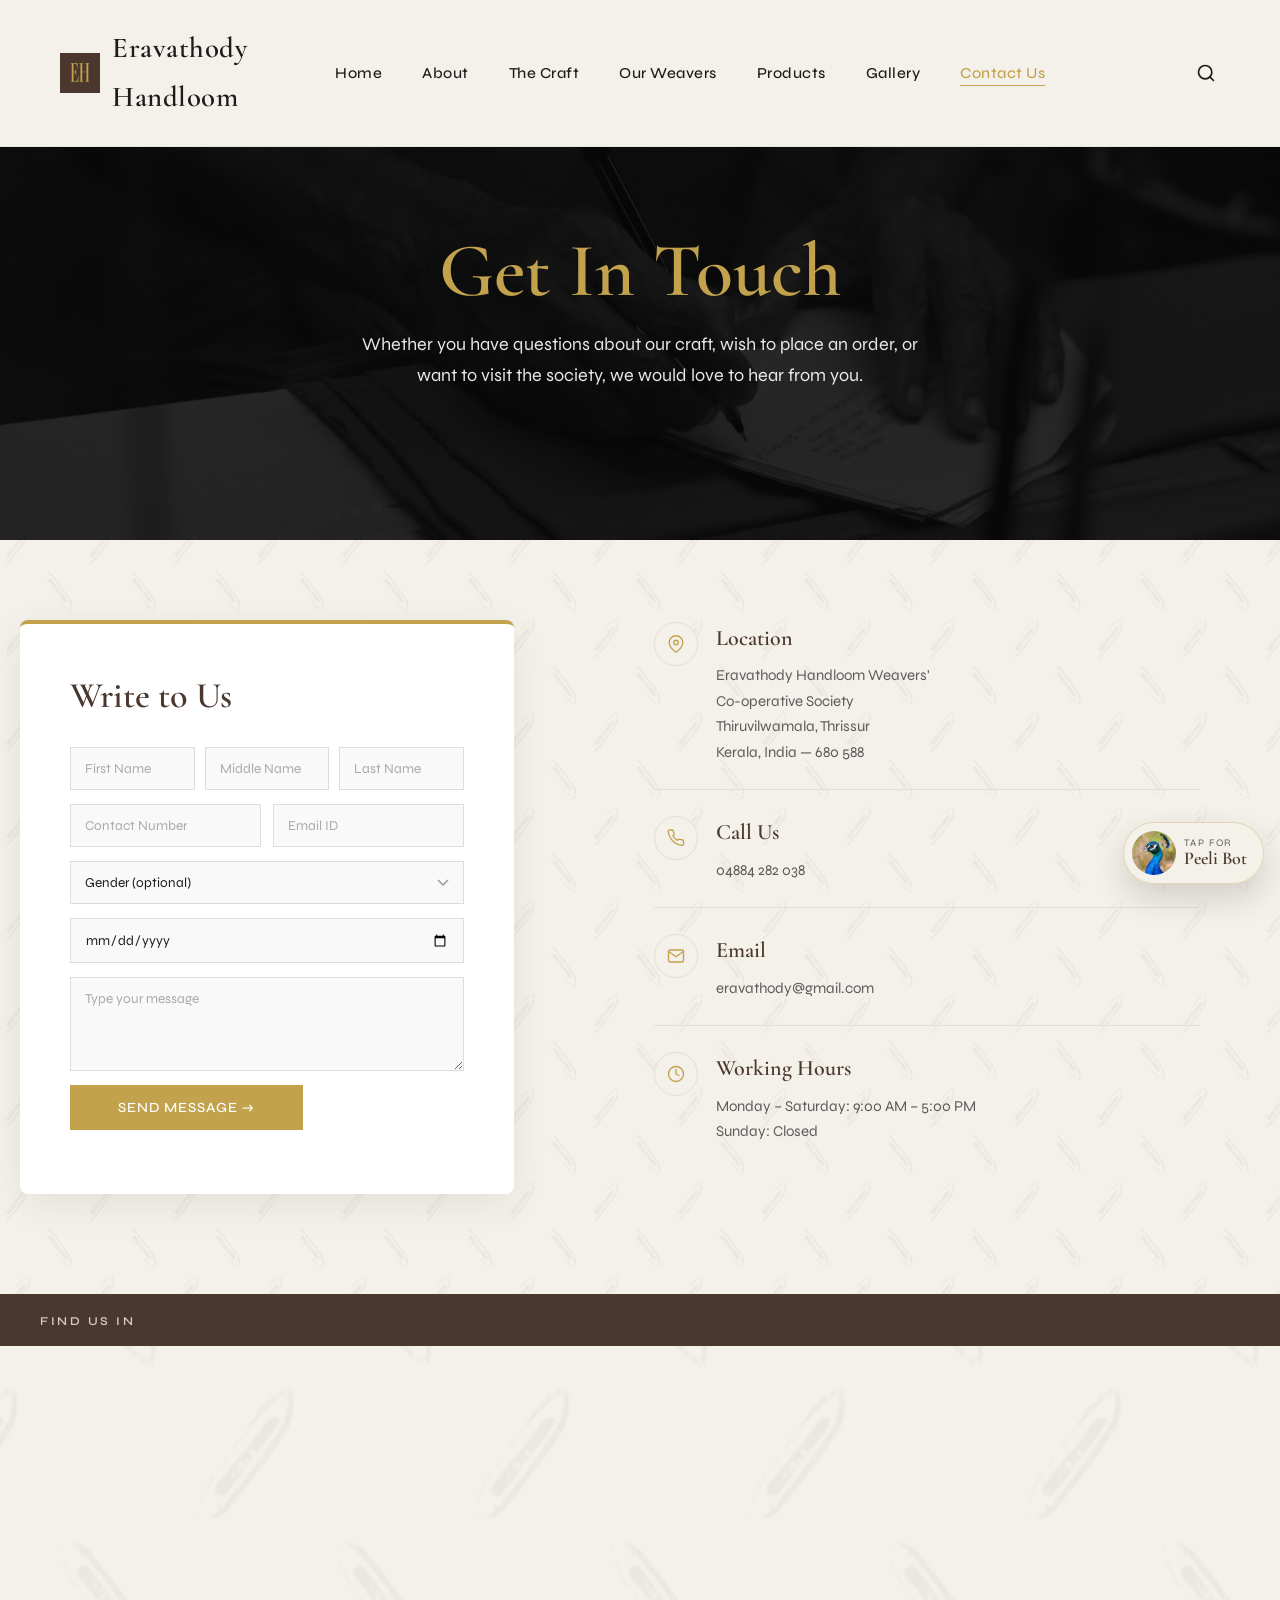
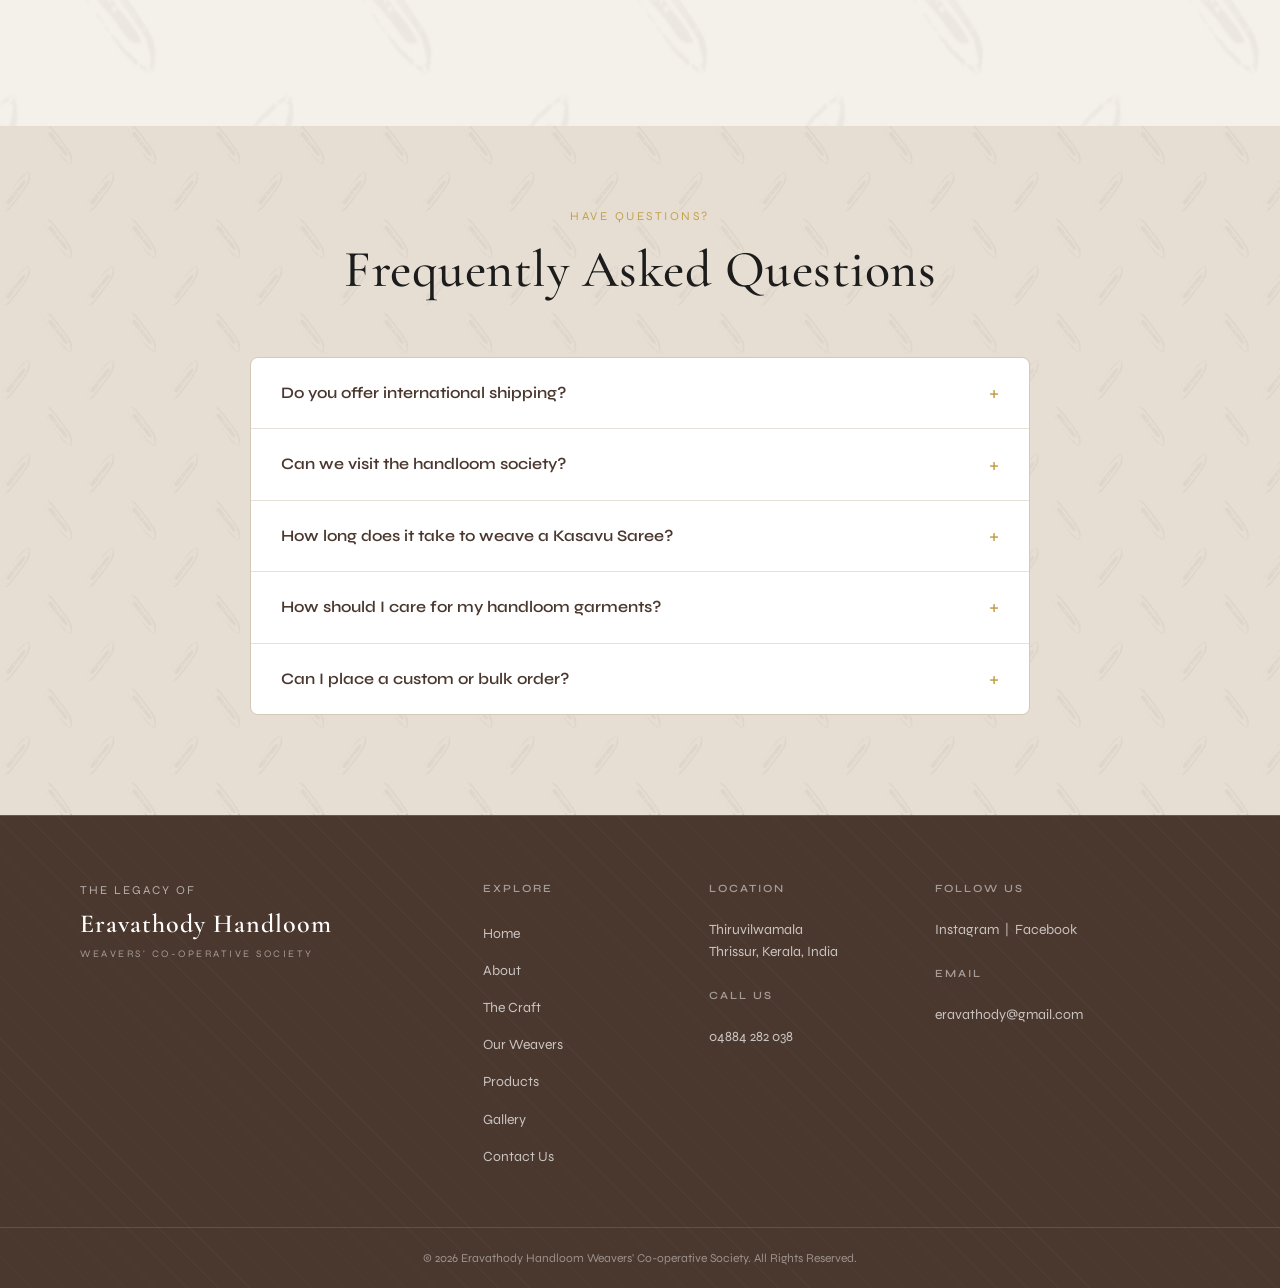
<file: contact/contact.html>
<!DOCTYPE html>
<html lang="en">

<head>
    <meta charset="UTF-8">
    <meta name="viewport" content="width=device-width, initial-scale=1.0">
    <title>Contact Us - Eravathody Handloom Weavers | Thiruvilwamala, Kerala</title>
    <meta name="description" content="Get in touch with Eravathody Handloom Weavers' Co-operative Society. Ask about our craft, place an order, or visit us in Thiruvilwamala, Kerala.">
    <meta name="keywords" content="Eravathody Contact, Kerala Handloom Society Address, Thiruvilwamala Handloom, Buy Kasavu Saree, Order Handloom Products">
    <meta name="robots" content="index, follow">
    <meta name="author" content="Eravathody Handloom Weavers' Co-operative Society">
    <link rel="canonical" href="https://rehanjose11.github.io/Eravathodyweavers/contact/contact.html">

    <!-- Open Graph -->
    <meta property="og:type" content="website">
    <meta property="og:site_name" content="Eravathody Handloom Weavers">
    <meta property="og:title" content="Contact Us - Eravathody Handloom Weavers">
    <meta property="og:description" content="Get in touch with Eravathody Handloom Weavers. Ask about our craft, place an order, or visit us in Thiruvilwamala, Kerala.">
    <meta property="og:url" content="https://rehanjose11.github.io/Eravathodyweavers/contact/contact.html">
    <meta property="og:image" content="https://rehanjose11.github.io/Eravathodyweavers/homepage/imagesHP/hero.jpg">

    <!-- Twitter Card -->
    <meta name="twitter:card" content="summary_large_image">
    <meta name="twitter:title" content="Contact Us - Eravathody Handloom Weavers">
    <meta name="twitter:description" content="Reach out to Eravathody Handloom Weavers in Thiruvilwamala, Kerala.">
    <meta name="twitter:image" content="https://rehanjose11.github.io/Eravathodyweavers/homepage/imagesHP/hero.jpg">

    <link rel="icon" type="image/x-icon" href="../homepage/imagesHP/Asset 1.ico">
    <!-- Google Fonts -->
    <link rel="preconnect" href="https://fonts.googleapis.com">
    <link rel="preconnect" href="https://fonts.gstatic.com" crossorigin>
    <link
        href="https://fonts.googleapis.com/css2?family=Caveat:wght@400..700&family=Cormorant+Garamond:ital,wght@0,500;0,600;1,500&family=Syne:wght@400;500;600&display=swap"
        rel="stylesheet">

    <!-- Stylesheets -->
    <link rel="stylesheet" href="../about/about.css">
    <link rel="stylesheet" href="contact.css">
    <link rel="stylesheet" href="../chatbot.css">
    <link rel="stylesheet" href="../navbar.css">
    <link rel="stylesheet" href="../footer.css">
</head>

<body>

    <!-- Navigation Bar -->
    <header class="header">
        <div class="logo">
            <a href="../index.html">
                <img src="../homepage/imagesHP/Asset 1.png" alt="Eravathody Logo" class="nav-logo-img">
                <span>Eravathody Handloom</span>
            </a>
        </div>
        <nav class="nav-menu">
            <ul class="nav-links">
                <li><a href="../index.html">Home</a></li>
                <li><a href="../about/about.html">About</a></li>
                <li><a href="../the craft/craft.html">The Craft</a></li>
                <li><a href="../our weavers/weavers.html">Our Weavers</a></li>
                <li><a href="../products/products.html">Products</a></li>
                <li><a href="../gallery/gallery.html">Gallery</a></li>
                <li><a href="../contact/contact.html" class="active">Contact Us</a></li>
            </ul>
        </nav>
        <div class="header__search">
            <div class="header__search-bar">
                <input type="text" class="header__search-input" placeholder="Search...">
            </div>
            <button class="search-toggle" aria-label="Toggle Search">
                <svg xmlns="http://www.w3.org/2000/svg" width="20" height="20" viewBox="0 0 24 24" fill="none"
                    stroke="currentColor" stroke-width="2" stroke-linecap="round" stroke-linejoin="round">
                    <circle cx="11" cy="11" r="8"></circle>
                    <line x1="21" y1="21" x2="16.65" y2="16.65"></line>
                </svg>
            </button>
        </div>
    </header>

    <main>
        <!-- Contact Hero Section -->
        <section class="contact-hero">
            <div class="container fade-in text-center">
                <h1 class="contact-hero__title">Get In Touch</h1>
                <p class="contact-hero__subtitle">Whether you have questions about our craft, wish to place an order, or want to visit the society, we would love to hear from you.</p>
            </div>
        </section>

        <!-- Contact Form & Details Section -->
        <section class="contact-section">
            <div class="container">
                <div class="contact-grid">

                    <!-- Left: Form -->
                    <div class="contact-form-wrapper fade-in">
                        <h3>Write to Us</h3>
                        <form class="form" id="contactPageForm">

                            <!-- First, Middle, Last Name -->
                            <div class="form__row form__row--three-col">
                                <div class="form__group">
                                    <input type="text" id="cpFirstName" placeholder="First Name" required
                                        oninput="this.value=this.value.toUpperCase()">
                                </div>
                                <div class="form__group">
                                    <input type="text" id="cpMiddleName" placeholder="Middle Name"
                                        oninput="this.value=this.value.toUpperCase()">
                                </div>
                                <div class="form__group">
                                    <input type="text" id="cpLastName" placeholder="Last Name" required
                                        oninput="this.value=this.value.toUpperCase()">
                                </div>
                            </div>

                            <!-- Phone (numbers only) + Email -->
                            <div class="form__row form__row--two-col">
                                <div class="form__group">
                                    <input type="tel" id="cpPhone" placeholder="Contact Number" maxlength="10"
                                        pattern="[0-9]{10}" inputmode="numeric"
                                        oninput="this.value=this.value.replace(/[^0-9]/g,'').slice(0,10)">
                                </div>
                                <div class="form__group">
                                    <input type="email" id="cpEmail" placeholder="Email ID" required>
                                </div>
                            </div>

                            <!-- Gender -->
                            <div class="form__row">
                                <div class="form__group">
                                    <select id="cpGender" class="form__select">
                                        <option value="" disabled selected>Gender (optional)</option>
                                        <option value="male">Male</option>
                                        <option value="female">Female</option>
                                        <option value="other">Other</option>
                                        <option value="prefer-not">Prefer not to say</option>
                                    </select>
                                </div>
                            </div>

                            <!-- Date of Birth -->
                            <div class="form__row">
                                <div class="form__group form__group--full-width">
                                    <input type="date" id="cpDob" class="form__date" placeholder="Date of Birth">
                                </div>
                            </div>

                            <!-- Message -->
                            <div class="form__row">
                                <div class="form__group form__group--full-width">
                                    <textarea id="cpMessage" class="form__textarea" placeholder="Type your message"
                                        rows="4"></textarea>
                                </div>
                            </div>

                            <!-- Submit -->
                            <div class="form__row">
                                <button type="submit" class="form__submit-btn">Send Message &rarr;</button>
                            </div>

                        </form>
                    </div>

                    <!-- Right: Details & Map -->
                    <div class="contact-details-wrapper fade-in">

                        <!-- Location -->
                        <div class="contact-info-block">
                            <div class="contact-info-icon">
                                <svg xmlns="http://www.w3.org/2000/svg" viewBox="0 0 24 24" fill="none" stroke-width="1.8" stroke-linecap="round" stroke-linejoin="round">
                                    <path d="M21 10c0 7-9 13-9 13S3 17 3 10a9 9 0 0 1 18 0z"/>
                                    <circle cx="12" cy="10" r="3"/>
                                </svg>
                            </div>
                            <div class="contact-info-text">
                                <h4>Location</h4>
                                <p>Eravathody Handloom Weavers'<br>Co-operative Society<br>Thiruvilwamala, Thrissur<br>Kerala, India — 680 588</p>
                            </div>
                        </div>

                        <!-- Phone -->
                        <div class="contact-info-block">
                            <div class="contact-info-icon">
                                <svg xmlns="http://www.w3.org/2000/svg" viewBox="0 0 24 24" fill="none" stroke-width="1.8" stroke-linecap="round" stroke-linejoin="round">
                                    <path d="M22 16.92v3a2 2 0 0 1-2.18 2 19.79 19.79 0 0 1-8.63-3.07A19.5 19.5 0 0 1 4.69 12a19.79 19.79 0 0 1-3.07-8.67A2 2 0 0 1 3.6 1.3h3a2 2 0 0 1 2 1.72c.127.96.361 1.903.7 2.81a2 2 0 0 1-.45 2.11L7.91 8.96a16 16 0 0 0 6.13 6.13l.96-.96a2 2 0 0 1 2.11-.45c.907.339 1.85.573 2.81.7A2 2 0 0 1 22 16.92z"/>
                                </svg>
                            </div>
                            <div class="contact-info-text">
                                <h4>Call Us</h4>
                                <p><a href="tel:+914884282038">04884 282 038</a></p>
                            </div>
                        </div>

                        <!-- Email -->
                        <div class="contact-info-block">
                            <div class="contact-info-icon">
                                <svg xmlns="http://www.w3.org/2000/svg" viewBox="0 0 24 24" fill="none" stroke-width="1.8" stroke-linecap="round" stroke-linejoin="round">
                                    <path d="M4 4h16c1.1 0 2 .9 2 2v12c0 1.1-.9 2-2 2H4c-1.1 0-2-.9-2-2V6c0-1.1.9-2 2-2z"/>
                                    <polyline points="22,6 12,13 2,6"/>
                                </svg>
                            </div>
                            <div class="contact-info-text">
                                <h4>Email</h4>
                                <p><a href="mailto:eravathody@gmail.com">eravathody@gmail.com</a></p>
                            </div>
                        </div>

                        <!-- Hours -->
                        <div class="contact-info-block">
                            <div class="contact-info-icon">
                                <svg xmlns="http://www.w3.org/2000/svg" viewBox="0 0 24 24" fill="none" stroke-width="1.8" stroke-linecap="round" stroke-linejoin="round">
                                    <circle cx="12" cy="12" r="10"/>
                                    <polyline points="12 6 12 12 16 14"/>
                                </svg>
                            </div>
                            <div class="contact-info-text">
                                <h4>Working Hours</h4>
                                <p>Monday – Saturday: 9:00 AM – 5:00 PM<br>Sunday: Closed</p>
                            </div>
                        </div>

                    </div>

                </div>
            </div>
        </section>

        <!-- Find Us In — Full-Width Map Section -->
        <section class="find-us-section">
            <div class="find-us-header">
                <span class="find-us-label">Find Us In</span>
            </div>
            <div class="find-us-map">
                <iframe
                    src="https://www.google.com/maps/embed?pb=!1m18!1m12!1m3!1d3924.8!2d76.4191409!3d10.7329074!2m3!1f0!2f0!3f0!3m2!1i1024!2i768!4f13.1!3m3!1m2!1s0x3ba7df191aa49bad%3A0xdb3957ff095b6546!2sEravathody%20Handloom%20Society%20449!5e0!3m2!1sen!2sin!4v1700000000000!5m2!1sen!2sin"
                    allowfullscreen=""
                   
                    referrerpolicy="no-referrer-when-downgrade"
                    title="Eravathody Handloom Weavers location map">
                </iframe>
            </div>
        </section>

        <!-- FAQ Section -->
        <section class="faq-section fade-in">
            <div class="container">
                <div class="faq-header">
                    <span class="faq-eyebrow">Have Questions?</span>
                    <h2>Frequently Asked Questions</h2>
                </div>
                <div class="faq-list">

                    <div class="faq-item">
                        <div class="faq-question">
                            <h4>Do you offer international shipping?</h4>
                            <span class="faq-icon">+</span>
                        </div>
                        <div class="faq-answer">
                            <p>Currently, our primary focus is on domestic orders within India. However, for bulk orders or special requests, please contact us directly, and we will try our best to accommodate international shipping.</p>
                        </div>
                    </div>

                    <div class="faq-item">
                        <div class="faq-question">
                            <h4>Can we visit the handloom society?</h4>
                            <span class="faq-icon">+</span>
                        </div>
                        <div class="faq-answer">
                            <p>Yes, we welcome visitors! We believe in transparency and love showing our craft to those interested. Please reach out to us via the contact form to schedule a visit so we can arrange a guided tour of the weaving process.</p>
                        </div>
                    </div>

                    <div class="faq-item">
                        <div class="faq-question">
                            <h4>How long does it take to weave a Kasavu Saree?</h4>
                            <span class="faq-icon">+</span>
                        </div>
                        <div class="faq-answer">
                            <p>A traditional Kasavu Saree takes anywhere from 5 to 10 days to weave, depending on the intricacy of the motif and the border thickness. Our master weavers ensure every thread is perfectly aligned for the highest quality finish.</p>
                        </div>
                    </div>

                    <div class="faq-item">
                        <div class="faq-question">
                            <h4>How should I care for my handloom garments?</h4>
                            <span class="faq-icon">+</span>
                        </div>
                        <div class="faq-answer">
                            <p>Handloom fabrics, especially those with pure Kasavu (zari), require gentle care. We recommend dry cleaning for the first few washes. If washing at home, use mild shampoo or soap nut, wash separately in cold water, and dry in the shade to preserve the colors and the golden zari.</p>
                        </div>
                    </div>

                    <div class="faq-item">
                        <div class="faq-question">
                            <h4>Can I place a custom or bulk order?</h4>
                            <span class="faq-icon">+</span>
                        </div>
                        <div class="faq-answer">
                            <p>Absolutely. We accept custom orders for sarees, dhotis, and yardage. For institutional or bulk requirements, please contact us directly at eravathody@gmail.com or call 04884 282 038 and we will work with you to meet your needs.</p>
                        </div>
                    </div>

                </div>
            </div>
        </section>
    </main>

    <!-- Site Footer -->
    <footer class="footer">
        <div class="footer__top">
            <!-- Brand Column -->
            <div class="footer__brand">
                <p class="footer__tagline">The Legacy of</p>
                <h2 class="footer__logo">Eravathody Handloom</h2>
                <p class="footer__sub">WEAVERS' CO-OPERATIVE SOCIETY</p>
            </div>

            <!-- Explore Column -->
            <div class="footer__column">
                <h4 class="footer__title">Explore</h4>
                <ul class="footer__links">
                    <li><a href="../index.html">Home</a></li>
                    <li><a href="../about/about.html">About</a></li>
                    <li><a href="../the craft/craft.html">The Craft</a></li>
                    <li><a href="../our weavers/weavers.html">Our Weavers</a></li>
                    <li><a href="../products/products.html">Products</a></li>
                    <li><a href="../gallery/gallery.html">Gallery</a></li>
                    <li><a href="../contact/contact.html">Contact Us</a></li>
                </ul>
            </div>

            <!-- Location Column -->
            <div class="footer__column">
                <h4 class="footer__title">Location</h4>
                <p class="footer__text">Thiruvilwamala<br>Thrissur, Kerala, India</p>

                <h4 class="footer__title" style="margin-top: 24px;">Call Us</h4>
                <p class="footer__text">04884 282 038</p>
            </div>

            <!-- Follow / Email Column -->
            <div class="footer__column">
                <h4 class="footer__title">Follow Us</h4>
                <p class="footer__text"><a href="https://www.instagram.com/eravathody_handloom_clothes/" target="_blank" style="color: inherit; text-decoration: none; transition: color 0.3s ease;" onmouseover="this.style.color='#C2A24D'" onmouseout="this.style.color='inherit'">Instagram</a> &nbsp;|&nbsp; <a href="https://www.facebook.com/p/ERAVATHODY-HANDLOOM-WEAVERS-CO-OPERATIVE-SOCIETY-100067706336729/" target="_blank" style="color: inherit; text-decoration: none; transition: color 0.3s ease;" onmouseover="this.style.color='#C2A24D'" onmouseout="this.style.color='inherit'">Facebook</a></p>

                <h4 class="footer__title" style="margin-top: 24px;">Email</h4>
                <p class="footer__text">eravathody@gmail.com</p>
            </div>
        </div>

        <!-- Bottom Bar -->
        <div class="footer__bottom">
            <p class="footer__copy">&copy; 2026 Eravathody Handloom Weavers' Co-operative Society. All Rights Reserved.</p>
        </div>
    </footer>

    <!-- Scripts -->
    <script src="../chatbot.js"></script>
    <script src="contact.js"></script>
    <script src="../about/about.js"></script>
    <script src="../search.js"></script>

</body>
</html>
</file>
<file: about/about.css>
/* 1. CORE VARIABLES & FONTS */
@font-face {
    font-family: 'MenckenStdHead';
    src: url('../homepage/font1.otf') format('opentype');
    font-weight: bold;
    font-style: normal;
}


* {
    margin: 0;
    padding: 0;
    box-sizing: border-box;
}

/* Default theme */
body {
    background-color: #F4F1EA;
    background-image: linear-gradient(rgba(244, 241, 234, 0.95), rgba(244, 241, 234, 0.95)), url('../backdrop.png');
    background-size: cover;
    background-position: center;
    background-repeat: no-repeat;
    color: #1C1C1C;
    font-family: 'Syne', sans-serif;
    font-weight: 400;
    line-height: 1.7;
    /* Comfortable reading width */
    -webkit-font-smoothing: antialiased;
}

.container {
    max-width: 1200px;
    margin: 0 auto;
    padding: 0 40px;
}

.section-padding {
    padding: 140px 0;
}

.bg-light {
    background-color: #E6DED2;
    background-image: linear-gradient(rgba(230, 222, 210, 0.95), rgba(230, 222, 210, 0.95)), url('../backdrop.png');
    background-size: cover;
    background-position: center;
    background-repeat: no-repeat;
}

.text-center {
    text-align: center;
}

/* =========================================
   2. GLOBAL STYLES & TYPOGRAPHY
   ========================================= */
h1,
h2,
h3 {
    font-family: 'Cormorant Garamond', serif;
    color: #1C1C1C;
    font-weight: 500;
    line-height: 1.2;
}

h2 {
    margin-bottom: 30px;
    font-size: 44.8px;
    letter-spacing: 0.5px;
    color: #4A372E;
}

p {
    margin-bottom: 24px;
    font-size: 16.8px;
    color: #5C5C5C;
    max-width: 700px;
    margin-left: auto;
    margin-right: auto;
    font-weight: 400;
}

/* 3. NAVIGATION HEADER (.header) */
.header {
    display: grid;
    grid-template-columns: 1fr auto 1fr;
    align-items: center;
    padding: 18px 40px;
    background-color: #F4F1EA;
    /* FIX THE NAVBAR ON TOP */
    position: fixed;
    top: 0;
    width: 100%;
    z-index: 1000;
    border-bottom: 1px solid rgba(28, 28, 28, 0.05);
    /* Minimal separator instead of shadow */
}

/* Brand Logo Container */
.logo {
    flex: 1;
    display: flex;
    justify-content: flex-start;
    justify-self: start;
}

.logo a {
    text-decoration: none;
    font-family: 'Cormorant Garamond', serif;
    font-size: 19px;
    font-weight: 600;
    color: #1C1C1C;
    letter-spacing: 0.5px;
    display: flex;
    align-items: center;
    gap: 8px;
}

.nav-logo-img {
    height: 30px;
    width: auto;
    object-fit: contain;
}

/* Navigation Menu Links container */
.nav-menu {
    display: flex;
    justify-content: center;
    justify-self: center;
    transform: translateX(160px);
}

.nav-links {
    list-style: none;
    display: flex;
    gap: 28px;
    align-items: center;
    justify-content: center;
    margin: 0;
}

/* Search Container and Interactions */
.header__search {
    display: flex;
    justify-content: flex-end;
    align-items: center;
    gap: 10px;
    justify-self: end;
}

.search-toggle {
    background: none;
    border: none;
    color: #1C1C1C;
    cursor: pointer;
    display: flex;
    align-items: center;
    justify-content: center;
    transition: color 0.3s ease;
    padding: 4px;
}

.search-toggle:hover {
    color: #C2A24D;
}

.header__search-bar {
    width: 0;
    opacity: 0;
    overflow: hidden;
    transition: all 0.3s ease;
    display: flex;
    align-items: center;
}

.header__search-bar.active {
    width: 200px;
    opacity: 1;
}

.header__search-input {
    width: 100%;
    padding: 8px 12px;
    border: none;
    border-bottom: 1px solid #C2A24D;
    background: transparent;
    font-family: 'Syne', sans-serif;
    font-size: 14px;
    color: #1C1C1C;
    outline: none;
}

.header__search-input::placeholder {
    color: #5C5C5C;
    opacity: 0.6;
}

.nav-links a {
    text-decoration: none;
    font-family: 'Syne', sans-serif;
    color: #1C1C1C;
    font-size: 14px;
    font-weight: 500;
    letter-spacing: 0.5px;
    transition: color 0.3s ease;
    position: relative;
}

/*WHEN HOVERING THRU THE LINKS THE LINE SHOULD BE IN THE MIDDLE*/
.nav-links a::after {
    content: '';
    position: absolute;
    bottom: -4px;
    left: 0;
    width: 0%;
    height: 1px;
    background-color: #C2A24D;
    transition: width 0.3s ease;
}

/* HOVER THRU LINKS IN NAVBAR CHANGES COLOUR */
.nav-links a:hover,
.nav-links a.active {
    color: #C2A24D;
    /* active highlighting */
}

.nav-links a:hover::after,
.nav-links a.active::after {
    width: 100%;
}

/* 4. HERO BANNER SECTION (#home) */
.hero {
    min-height: 100vh;
    /* Full viewport height */
    display: flex;
    flex-direction: column;
    justify-content: center;
    align-items: center;
    padding-top: 80px;
    /* Account for navbar slightly */
    position: relative;
    background: linear-gradient(rgba(0, 0, 0, 0.2), rgba(0, 0, 0, 0.3)), url('../homepage/hero.jpg') no-repeat center center/cover;
}

.hero__text {
    width: 100%;
    margin: 0 auto;
    position: relative;
    z-index: 2;
    display: flex;
    flex-direction: column;
    align-items: center;
}

.hero__subtitle {
    font-family: 'Syne', sans-serif;
    font-size: 24px;
    margin-top: 10px;
    margin-bottom: 10px;
    /* Reduced further to pull the title closer */
    color: #ffffff;
    font-weight: 600;
}

.hero__title {
    font-family: 'MenckenStdHead', serif;
    font-size: 96px;
    /* Increased from 4.5rem */
    /* Large imposing text */
    font-weight: bold;
    margin-bottom: 20px;
    line-height: 1.1;
    color: #C2A24D;
    /* Changed from #ffffff */
    text-transform: uppercase;
    letter-spacing: 2px;
}

.hero__description {
    font-family: 'Syne', sans-serif;
    font-size: 19.2px;
    color: rgba(255, 255, 255, 0.9);
    line-height: 1.6;
    max-width: 700px;
    margin: 0 auto;
    font-weight: 400;
}

/* Scroll Cue Indicator Animation */
.hero__swipe-indicator {
    position: absolute;
    bottom: 30px;
    /* Aligned nicely at the bottom */
    left: 50%;
    transform: translateX(-50%);
    display: flex;
    flex-direction: column;
    align-items: center;
    color: #ffffff;
    opacity: 0.8;
    z-index: 10;
    /* Ensure it stays above other things */
    cursor: pointer;
}

.hero__swipe-text {
    font-family: 'Syne', sans-serif;
    font-size: 13.6px;
    letter-spacing: 3.2px;
    margin-bottom: 10px;
    text-transform: uppercase;
}

.hero__swipe-arrow {
    width: 20px;
    height: 20px;
    border-right: 2px solid #ffffff;
    border-bottom: 2px solid #ffffff;
    transform: rotate(45deg);
}

@keyframes bounce {

    0%,
    20%,
    50%,
    80%,
    100% {
        transform: translateY(0) rotate(45deg);
    }

    40% {
        transform: translateY(-10px) rotate(45deg);
    }

    60% {
        transform: translateY(-5px) rotate(45deg);
    }
}

/* 5. ABOUT SECTION (.about) */
.about {
    min-height: 100vh;
    /* Full viewport height */
    /* Full page */
    display: flex;
    justify-content: center;
    align-items: center;
    background-color: #E6DED2;
    background-image: linear-gradient(rgba(230, 222, 210, 0.95), rgba(230, 222, 210, 0.95)), url('../backdrop.png');
    background-size: cover;
    background-position: center;
    background-repeat: no-repeat;
    /* ensures it looks slightly distinct */
    position: relative;
    overflow: hidden;
    /* To prevent any overflow from absolute elements */
}

/* Aesthetic Floating Asset Layer */
.about__decorative {
    position: absolute;
    top: 0;
    left: 5%;
    z-index: 5;
    pointer-events: none;
}

.about__decorative img {
    height: 180px;
    width: auto;
    object-fit: contain;
}

/* Grid back inside container */
.about__grid {
    display: grid;
    grid-template-columns: 1fr 1fr;
    gap: 60px;
    align-items: center;
}

.about__text-column--left {
    text-align: left;
    align-items: flex-start;
}

.about__image-column {
    display: flex;
    flex-direction: column;
    align-items: center;
}

/* Image: 75% wide, shifted right with margin-left so column width is preserved */
.about__plain-img {
    width: 75%;
    height: auto;
    display: block;
    box-shadow: 0 8px 30px rgba(0,0,0,0.15);
    margin-left: 60px;
}

.about-intro .container {
    padding-left: 20px;
    padding-right: 40px;
}

.about__photo-block {
    display: flex;
    flex-direction: column;
    align-items: center;
    width: 100%;
    max-width: 100%;
}

.about__plain-img {
    width: 100%;
    height: auto;
    display: block;
    box-shadow: 0 8px 30px rgba(0,0,0,0.15);
}

.about__polaroid {
    background: #fff;
    padding: 15px 15px 50px 15px;
    box-shadow: 0 4px 15px rgba(0, 0, 0, 0.1), 0 10px 30px rgba(0, 0, 0, 0.1);
    transform: rotate(-3deg);
    transition: transform 0.3s ease;
    max-width: 400px;
    display: inline-block;
}



.about__polaroid img {
    width: 100%;
    height: auto;
    display: block;
    aspect-ratio: 1/1;
    object-fit: cover;
    border: 1px solid #eee;
}

.about__polaroid-caption {
    font-family: 'Caveat', cursive;
    font-size: 32px;
    color: #333;
    text-align: center;
    margin-top: 15px;
    /* Spacing below image */
    margin-bottom: -30px;
    /* Pull it slightly up towards the bottom padding edge */
}

.about__text-column {
    text-align: right;
    display: flex;
    flex-direction: column;
    align-items: flex-end;
}

.about__text-column h2 {
    margin-bottom: 20px;
}

/* Gold decorative element inside text column */
.about__gold-deco {
    margin-top: 20px;
    align-self: flex-start;
}

.about__gold-deco img {
    height: 180px;
    width: auto;
    object-fit: contain;
    opacity: 0.85;
}

.about__description {
    font-size: 18.4px;
    line-height: 1.8;
    max-width: 1000px;
    margin: 0 0 30px 0;
    /* Removing auto side margins for right alignment */
    color: #5C5C5C;
}

/* 6. CRAFT BANNER SECTION (.craft-banner) */
.craft-banner {
    min-height: 480px;
    height: auto;
    position: relative;
    background: url('../homepage/banner1.jpg') no-repeat center center / cover;
    display: flex;
    align-items: center;
    justify-content: center;
    overflow: hidden;
}

/* Banner Legibility Overlay Gradient */
.craft-banner-overlay {
    position: absolute;
    top: 0;
    left: 0;
    width: 100%;
    height: 100%;
    background: rgba(0, 0, 0, 0.65);
    /* Darker single-color overlay across the whole banner */
    z-index: 1;
}

.craft-banner .container {
    position: relative;
    z-index: 2;
    width: 100%;
    max-width: 100%;
    /* Removes max-width limit to push fully to the right */
    padding-right: 80px;
    /* Provides breathing room away from the absolute edge */
}

.craft-banner-content {
    max-width: 700px;
    margin-left: auto;
    margin-right: 0;
    text-align: right;
}

.craft-banner-title {
    font-family: 'Cormorant Garamond', serif;
    font-size: 48px;
    color: #ffffff;
    margin-bottom: 16px;
    font-weight: 500;
}

.craft-banner-desc {
    font-family: 'Syne', sans-serif;
    font-size: 18px;
    color: rgba(255, 255, 255, 0.85);
    line-height: 1.6;
    margin-bottom: 32px;
    font-weight: 400;
}

.btn.craft-banner-btn {
    border: 1px solid #C2A24D;
    color: #ffffff;
    padding: 10px 24px;
    font-size: 12.5px;
    letter-spacing: 0.8px;
    margin-top: 10px;
}

.btn.craft-banner-btn:hover {
    background-color: #C2A24D;
    color: #000000;
}

/* button; Know more about craft */
.btn {
    display: inline-block;
    padding: 14px 32px;
    background-color: #4A372E;
    color: #F4F1EA;
    font-family: 'Syne', sans-serif;
    font-weight: 500;
    font-size: 14.4px;
    /* 0.9rem */
    letter-spacing: 0.5px;
    text-transform: uppercase;
    text-decoration: none;
    border: 1px solid #4A372E;
    transition: all 0.3s ease;
    cursor: pointer;
    margin-top: 20px;
}

.btn:hover {
    background-color: #C2A24D;
    color: #F4F1EA;
    border-color: #C2A24D;
}

.btn-outline {
    background-color: transparent;
    color: #4A372E;
    border: 1px solid #C2A24D;
}

.btn-outline:hover {
    background-color: #C2A24D;
    color: #F4F1EA;
}

/* 7. ARTISAN SHOWCASE SECTION (.artisan-section) */
.artisan-section {
    background-color: #E6DED2;
    background-image: linear-gradient(rgba(230, 222, 210, 0.95), rgba(230, 222, 210, 0.95)), url('../backdrop.png');
    background-size: cover;
    background-position: center;
    background-repeat: no-repeat;
    display: flex;
    justify-content: center;
    align-items: center;
}

.artisan-section .container {
    display: flex;
    flex-direction: column;
    align-items: center;
    text-align: center;
}

.artisan-title {
    font-family: 'Cormorant Garamond', serif;
    font-size: 44.8px;
    color: #4A372E;
    margin-bottom: 15px;
}

.artisan-subtext {
    font-family: 'Syne', sans-serif;
    font-size: 16.8px;
    color: #5C5C5C;
    margin-bottom: 50px;
}

.artisan-photo-wrapper {
    display: inline-block;
    max-width: 860px;
    width: 100%;
    margin: 0 auto 60px auto;
    overflow: hidden;
    border-radius: 8px;
    box-shadow: 0 8px 32px rgba(0, 0, 0, 0.12);
}

.artisan-photo {
    width: 100%;
    height: auto;
    display: block;
    object-fit: cover;
}

.artisan-btn {
    margin-top: 10px;
}

/* 8. PRODUCT GALLERY SECTION (.gallery) */
.gallery {
    background-color: #E6DED2;
    background-image: linear-gradient(rgba(230, 222, 210, 0.95), rgba(230, 222, 210, 0.95)), url('../backdrop.png');
    background-size: cover;
    background-position: center;
    background-repeat: no-repeat;
    padding: 80px 0;
    position: relative;
    /* Kasavu: double gold stripe on top and bottom */
    border-top: 8px solid #C2A24D;
    border-bottom: 8px solid #C2A24D;
    box-shadow:
        inset 0 4px 0 0 rgba(185, 148, 90, 0.25),
        inset 0 -4px 0 0 rgba(185, 148, 90, 0.25);
}

.gallery__header {
    width: 100%;
    padding: 0 60px 40px;
    text-align: center;
    display: flex;
    flex-direction: column;
    align-items: center;
}

.gallery__heading {
    font-family: 'Cormorant Garamond', serif;
    font-size: 44px;
    font-weight: 500;
    color: #1C1C1C;
    margin-bottom: 10px;
}

.gallery__subheading {
    font-family: 'Syne', sans-serif;
    font-size: 15px;
    color: #5C5C5C;
    max-width: 480px;
    line-height: 1.7;
    margin-left: auto;
    margin-right: auto;
    text-align: center;
}

.gallery__explore-btn {
    display: inline-block;
    margin-top: 24px;
}

/* Horizontal scrollable track */
.gallery__track {
    display: flex;
    align-items: center;
    gap: 20px;
    overflow-x: scroll;
    cursor: grab;
    padding: 40px 60px;
    /* Hide scrollbar */
    -ms-overflow-style: none;
    scrollbar-width: none;
}

.gallery__track::-webkit-scrollbar {
    display: none;
}

.gallery__track:active {
    cursor: grabbing;
}

/* Individual photo card */
.gallery__item {
    flex: 0 0 340px;
    height: 400px;
    scroll-snap-align: center;
    overflow: hidden;
    filter: saturate(130%);
    opacity: 0.45;
    transform: scale(0.88);
    transition: filter 0.4s ease, opacity 0.4s ease, transform 0.4s ease;
}

.gallery__item img {
    width: 100%;
    height: 100%;
    object-fit: cover;
    display: block;
    pointer-events: none;
}

/* Hovered item — pops into full colour and full size */
.gallery__item:hover {
    filter: saturate(130%);
    opacity: 1;
    transform: scale(1);
}

/* 9. NEWSLETTER SUBSCRIPTION (.newsletter) */
.newsletter {
    background-color: #000000;
    /* Black */
    display: flex;
    align-items: center;
    justify-content: center;
    flex-direction: column;
    text-align: center;
    padding: 50px 80px;
    position: relative;
    overflow: hidden;
}

/* Subtle diamond pattern overlay */
.newsletter::before {
    content: '';
    position: absolute;
    top: 0;
    left: 0;
    width: 100%;
    height: 100%;
    background-image: repeating-linear-gradient(45deg,
            rgba(255, 255, 255, 0.03) 0px,
            rgba(255, 255, 255, 0.03) 1px,
            transparent 1px,
            transparent 20px);
    pointer-events: none;
}

.newsletter__content {
    max-width: 450px;
    z-index: 1;
    display: flex;
    flex-direction: column;
    align-items: center;
    text-align: center;
    width: 100%;
}

.newsletter__title {
    font-family: 'Cormorant Garamond', serif;
    font-size: 32px;
    color: #ffffff;
    margin-bottom: 12px;
    font-weight: 400;
    text-align: center;
    width: 100%;
}

.newsletter__desc {
    font-family: 'Syne', sans-serif;
    font-size: 16px;
    color: rgba(255, 255, 255, 0.85);
    line-height: 1.6;
    margin-bottom: 24px;
    max-width: 480px;
    margin-left: auto;
    margin-right: auto;
    text-align: center;
}

.newsletter__form {
    display: flex;
    gap: 0;
    align-items: center;
}

.newsletter__input {
    padding: 12px 20px;
    width: 280px;
    border: 1px solid rgba(255, 255, 255, 0.4);
    background: transparent;
    color: #ffffff;
    font-family: 'Syne', sans-serif;
    font-size: 14px;
    outline: none;
}

.newsletter__input::placeholder {
    color: rgba(255, 255, 255, 0.5);
}

.newsletter__btn {
    padding: 12px 28px;
    background: transparent;
    border: 1px solid rgba(255, 255, 255, 0.4);
    border-left: none;
    color: #ffffff;
    font-family: 'Syne', sans-serif;
    font-size: 14px;
    letter-spacing: 0.5px;
    cursor: pointer;
    transition: background-color 0.3s ease, color 0.3s ease;
    text-transform: uppercase;
}

.newsletter__btn:hover {
    background-color: #C2A24D;
    border-color: #C2A24D;
    color: #fff;
}


/* 10. CONTACT INFO BANNER (#contact) */
.contact-banner {
    min-height: 80vh;
    display: flex;
    justify-content: flex-start;
    align-items: center;
    background: linear-gradient(rgba(0, 0, 0, 0.3), rgba(0, 0, 0, 0.3)), url('../homepage/write.jpg') no-repeat center center / cover;
    padding: 80px 10%;
    /* 10% pads it nicely away from the left border */
    color: #ffffff;
    position: relative;
    text-align: left;
}

.contact-banner__content {
    max-width: 600px;
    margin: 0;
    /* Removing auto margin so it tracks left */
}

.contact-banner__heading {
    font-family: 'Cormorant Garamond', serif;
    font-size: 56px;
    color: #ffffff;
    font-weight: 500;
    line-height: 1.2;
    margin-bottom: 40px;
}

.contact-banner__info .small-uppercase {
    font-family: 'Syne', sans-serif;
    font-size: 14px;
    text-transform: uppercase;
    letter-spacing: 2px;
    color: #C2A24D;
    margin-bottom: 24px;
}

.contact-banner__label {
    font-size: 15px;
    font-weight: 600;
    color: #ffffff;
    margin-bottom: 8px;
}

.contact-banner__text {
    font-size: 15px;
    color: rgba(255, 255, 255, 0.85);
    margin-bottom: 24px;
    line-height: 1.6;
}

/* Overlay Restyling for Form */
.model {
    position: fixed;
    top: 0;
    left: 0;
    width: 100%;
    height: 100%;
    background: rgba(0, 0, 0, 0.8);
    display: flex;
    justify-content: center;
    align-items: center;
    z-index: 2000;
    opacity: 0;
    pointer-events: none;
    transition: opacity 0.3s ease;
    backdrop-filter: blur(5px);
}

.model.active {
    opacity: 1;
    pointer-events: auto;
}

.model__content {
    position: relative;
    transform: translateY(20px);
    transition: transform 0.3s ease;
    width: 100%;
    max-width: 560px;
}

.model.active .model__content {
    transform: translateY(0);
}

.model__close-btn {
    position: absolute;
    top: -40px;
    right: 0;
    background: transparent;
    border: none;
    color: #ffffff;
    font-size: 32px;
    cursor: pointer;
    transition: color 0.3s ease;
}

.model__close-btn:hover {
    color: #C2A24D;
}

.contact-form-card.model__card {
    background: #ffffff;
    padding: 50px 40px;
    width: 100%;
    box-shadow: 0 15px 50px rgba(0, 0, 0, 0.2);
    border-radius: 4px;
    /* Slight subtle rounding for model */
    max-height: 85vh;
    overflow-y: auto;
}

.contact-form-card__heading {
    font-family: 'Cormorant Garamond', serif;
    font-size: 32px;
    color: #1C1C1C;
    margin-bottom: 30px;
    font-weight: 500;
}

.form .form__row {
    display: flex;
    gap: 12px;
    margin-bottom: 14px;
}

.form .form__row--three-col {
    display: grid;
    grid-template-columns: 1fr 1fr 1fr;
    gap: 10px;
}

.form .form__row--two-col {
    display: grid;
    grid-template-columns: 1fr 1fr;
    gap: 12px;
}

.form .form__group {
    display: flex;
    flex-direction: column;
    flex: 1;
}

.form .form__group--full-width {
    width: 100%;
}

.form input[type="text"],
.form input[type="tel"],
.form input[type="email"],
.form input[type="date"],
.form .form__select {
    width: 100%;
    padding: 12px 14px;
    border: 1px solid #ddd;
    background: #f9f9f9;
    font-family: 'Syne', sans-serif;
    font-size: 13.6px;
    color: #1C1C1C;
    outline: none;
    transition: border-color 0.3s ease;
    appearance: none;
    -webkit-appearance: none;
    border-radius: 0;
}

.form input:focus,
.form .form__select:focus {
    border-color: #C2A24D;
    background: #fff;
}

.form input::placeholder {
    color: #aaa;
}

.form .form__select {
    cursor: pointer;
    background-image: url("data:image/svg+xml,%3Csvg xmlns='http://www.w3.org/2000/svg' width='12' height='8' viewBox='0 0 12 8'%3E%3Cpath d='M1 1l5 5 5-5' stroke='%23999' stroke-width='1.5' fill='none'/%3E%3C/svg%3E");
    background-repeat: no-repeat;
    background-position: right 14px center;
    padding-right: 36px;
}

.form__textarea {
    width: 100%;
    padding: 12px 14px;
    border: 1px solid #ddd;
    background: #f9f9f9;
    font-family: 'Syne', sans-serif;
    font-size: 13.6px;
    color: #1C1C1C;
    outline: none;
    resize: vertical;
    transition: border-color 0.3s ease;
    border-radius: 0;
}

.form__textarea:focus {
    border-color: #C2A24D;
    background: #fff;
}

.form__textarea::placeholder {
    color: #aaa;
}

.form__submit-btn {
    background-color: #C2A24D;
    color: #ffffff;
    border: none;
    padding: 14px 48px;
    font-family: 'Syne', sans-serif;
    font-size: 14px;
    font-weight: 500;
    letter-spacing: 1px;
    text-transform: uppercase;
    cursor: pointer;
    transition: background-color 0.3s ease;
}

.form__submit-btn:hover {
    background-color: #4A372E;
}

/* 12. GLOBAL ANIMATIONS & TRANSITIONS */
.fade-in {
    opacity: 0;
    transform: translateY(20px);
    transition: opacity 0.8s ease, transform 0.8s ease;
}

.fade-in.visible {
    opacity: 1;
    transform: translateY(0);
}

/* =========================================
   13. ABOUT PAGE SPECIFIC STYLES
   ========================================= */
.about-hero {
    min-height: 60vh;
    display: flex;
    align-items: center;
    justify-content: center;
    background: linear-gradient(rgba(0, 0, 0, 0.35), rgba(0, 0, 0, 0.35)), url('ourstory.jpg') no-repeat center center/cover;
}

.about-hero__title {
    font-family: 'Cormorant Garamond', serif;
    font-size: 72px;
    color: #C2A24D;
    font-weight: 600;
    margin-bottom: 20px;
}

/* About-intro section needs relative positioning for gold.png to work */
.about-intro {
    position: relative;
    overflow: hidden;
    background-color: #E6DED2;
    background-image: linear-gradient(rgba(230, 222, 210, 0.95), rgba(230, 222, 210, 0.95)), url('../backdrop.png');
    background-size: cover;
    background-position: center;
    background-repeat: no-repeat;
}

/* Full-bleed 50/50 split — no container cap */
.about-split {
    display: grid;
    grid-template-columns: 1fr 1fr;
    min-height: 80vh;
}

/* Left text pane */
.about-split__text {
    display: flex;
    flex-direction: column;
    justify-content: center;
    padding: 100px 70px 100px 80px;
}

.about-split__text h2 {
    font-family: 'Cormorant Garamond', serif;
    font-size: 44px;
    color: #4A372E;
    margin-bottom: 24px;
    font-weight: 500;
    text-align: left;
}

.about-split__text .about__description {
    text-align: left;
    max-width: 100%;
    margin-left: 0;
    margin-right: 0;
    font-size: 17px;
}

/* Right image pane — fills full height, bleeds to screen edge */
.about-split__image {
    position: relative;
    overflow: hidden;
}

.about-split__image img {
    width: 100%;
    height: 100%;
    object-fit: cover;
    display: block;
}

.about-split__image .about__photo-caption {
    position: absolute;
    bottom: 20px;
    left: 50%;
    transform: translateX(-50%);
    background: rgba(0,0,0,0.45);
    color: #fff;
    font-family: 'Syne', sans-serif;
    font-size: 11px;
    letter-spacing: 2px;
    text-transform: uppercase;
    padding: 6px 16px;
    white-space: nowrap;
    margin: 0;
}

.mission-section {
    background-color: #F4F1EA;
    background-image: linear-gradient(rgba(244, 241, 234, 0.95), rgba(244, 241, 234, 0.95)), url('../backdrop.png');
    background-size: cover;
    background-position: center;
    background-repeat: no-repeat;
}

.mission-content {
    max-width: 1200px;
    margin: 0 auto;
}

.mission-grid {
    display: grid;
    grid-template-columns: repeat(2, 1fr);
    gap: 40px;
    margin-top: 50px;
}

.mission-card {
    background: #fff;
    padding: 40px 35px;
    border-left: 3px solid #C2A24D;
    transition: transform 0.3s ease, box-shadow 0.3s ease;
}

.mission-card:hover {
    transform: translateY(-5px);
    box-shadow: 0 8px 25px rgba(0, 0, 0, 0.08);
}

.mission-card__title {
    font-family: 'Cormorant Garamond', serif;
    font-size: 28px;
    color: #4A372E;
    margin-bottom: 16px;
    font-weight: 600;
}

.mission-card__text {
    font-size: 16px;
    color: #5C5C5C;
    line-height: 1.7;
    margin: 0;
}

.legacy-section {
    position: relative;
}

.legacy-grid {
    display: grid;
    grid-template-columns: 1.2fr 1fr;
    gap: 60px;
    align-items: center;
}

.legacy-text {
    text-align: left;
}

.legacy-image {
    display: flex;
    justify-content: center;
    align-items: center;
}

.legacy-photo {
    width: 100%;
    max-width: 450px;
    height: auto;
    border: 8px solid #fff;
    box-shadow: 0 8px 30px rgba(0, 0, 0, 0.15);
}

/* =========================================
   14. CRAFT PAGE SPECIFIC STYLES
   ========================================= */
.craft-hero {
    min-height: 60vh;
    display: flex;
    align-items: center;
    justify-content: center;
    background: linear-gradient(rgba(0, 0, 0, 0.3), rgba(0, 0, 0, 0.3)), url('../homepage/hero.jpg') no-repeat center center/cover;
}

.craft-hero__title {
    font-family: 'Cormorant Garamond', serif;
    font-size: 72px;
    color: #C2A24D;
    font-weight: 600;
    margin-bottom: 20px;
}

.craft-intro {
    background-color: #E6DED2;
    background-image: linear-gradient(rgba(230, 222, 210, 0.95), rgba(230, 222, 210, 0.95)), url('../backdrop.png');
    background-size: cover;
    background-position: center;
    background-repeat: no-repeat;
}

.craft-intro-content {
    max-width: 900px;
    margin: 0 auto;
}

.process-section {
    background-color: #F4F1EA;
    background-image: linear-gradient(rgba(244, 241, 234, 0.95), rgba(244, 241, 234, 0.95)), url('../backdrop.png');
    background-size: cover;
    background-position: center;
    background-repeat: no-repeat;
}

.process-step {
    display: grid;
    grid-template-columns: 120px 1fr;
    gap: 50px;
    margin-bottom: 70px;
    align-items: start;
}

.process-step__number {
    font-family: 'Cormorant Garamond', serif;
    font-size: 64px;
    color: #C2A24D;
    font-weight: 600;
    line-height: 1;
}

.process-step__title {
    font-family: 'Cormorant Garamond', serif;
    font-size: 36px;
    color: #4A372E;
    margin-bottom: 20px;
    font-weight: 600;
}

.process-step__text {
    font-size: 17px;
    color: #5C5C5C;
    line-height: 1.8;
    max-width: 100%;
    margin: 0;
}

.philosophy-section {
    position: relative;
}

/* =========================================
   15. WEAVERS PAGE SPECIFIC STYLES
   ========================================= */
.weavers-hero {
    min-height: 60vh;
    display: flex;
    align-items: center;
    justify-content: center;
    background: linear-gradient(rgba(0, 0, 0, 0.3), rgba(0, 0, 0, 0.3)), url('../homepage/hero.jpg') no-repeat center center/cover;
}

.weavers-hero__title {
    font-family: 'Cormorant Garamond', serif;
    font-size: 72px;
    color: #C2A24D;
    font-weight: 600;
    margin-bottom: 20px;
}

.weavers-intro {
    background-color: #E6DED2;
    background-image: linear-gradient(rgba(230, 222, 210, 0.95), rgba(230, 222, 210, 0.95)), url('../backdrop.png');
    background-size: cover;
    background-position: center;
    background-repeat: no-repeat;
}

.weavers-intro-content {
    max-width: 900px;
    margin: 0 auto;
}

.featured-weavers {
    background-color: #F4F1EA;
    background-image: linear-gradient(rgba(244, 241, 234, 0.95), rgba(244, 241, 234, 0.95)), url('../backdrop.png');
    background-size: cover;
    background-position: center;
    background-repeat: no-repeat;
}

.weaver-profile {
    display: grid;
    grid-template-columns: 1fr 1.5fr;
    gap: 70px;
    margin-bottom: 100px;
    align-items: center;
}

.weaver-profile--reverse {
    grid-template-columns: 1.5fr 1fr;
}

.weaver-profile--reverse .weaver-profile__image {
    order: 2;
}

.weaver-profile--reverse .weaver-profile__content {
    order: 1;
    text-align: right;
}

.weaver-polaroid {
    background: #fff;
    padding: 15px 15px 50px 15px;
    box-shadow: 0 4px 15px rgba(0, 0, 0, 0.1), 0 10px 30px rgba(0, 0, 0, 0.1);
    transform: rotate(-2deg);
    transition: transform 0.3s ease;
    max-width: 380px;
    margin: 0 auto;
}

.weaver-polaroid:hover {
    transform: rotate(0deg) scale(1.02);
}

.weaver-polaroid img {
    width: 100%;
    height: auto;
    display: block;
    aspect-ratio: 1/1;
    object-fit: cover;
    border: 1px solid #eee;
}

.weaver-polaroid__caption {
    font-family: 'Caveat', cursive;
    font-size: 28px;
    color: #333;
    text-align: center;
    margin-top: 15px;
    margin-bottom: -30px;
}

.weaver-profile__name {
    font-family: 'Cormorant Garamond', serif;
    font-size: 40px;
    color: #4A372E;
    margin-bottom: 8px;
    font-weight: 600;
}

.weaver-profile__role {
    font-family: 'Syne', sans-serif;
    font-size: 14px;
    text-transform: uppercase;
    letter-spacing: 2px;
    color: #C2A24D;
    margin-bottom: 24px;
    font-weight: 600;
}

.weaver-profile__text {
    font-size: 17px;
    color: #5C5C5C;
    line-height: 1.8;
    margin-bottom: 20px;
}

.community-section {
    position: relative;
}

/* =========================================
   16. GALLERY PAGE SPECIFIC STYLES
   ========================================= */
.gallery-hero {
    min-height: 60vh;
    display: flex;
    align-items: center;
    justify-content: center;
    background: linear-gradient(rgba(0, 0, 0, 0.3), rgba(0, 0, 0, 0.3)), url('../homepage/hero.jpg') no-repeat center center/cover;
}

.gallery-hero__title {
    font-family: 'Cormorant Garamond', serif;
    font-size: 72px;
    color: #C2A24D;
    font-weight: 600;
    margin-bottom: 20px;
}

.gallery-intro {
    background-color: #E6DED2;
    background-image: linear-gradient(rgba(230, 222, 210, 0.95), rgba(230, 222, 210, 0.95)), url('../backdrop.png');
    background-size: cover;
    background-position: center;
    background-repeat: no-repeat;
}

.gallery-intro-content {
    max-width: 900px;
    margin: 0 auto;
}

.full-gallery {
    background-color: #F4F1EA;
    background-image: linear-gradient(rgba(244, 241, 234, 0.95), rgba(244, 241, 234, 0.95)), url('../backdrop.png');
    background-size: cover;
    background-position: center;
    background-repeat: no-repeat;
}

.gallery-grid {
    display: grid;
    grid-template-columns: repeat(3, 1fr);
    gap: 30px;
}

.gallery-grid__item {
    position: relative;
    overflow: hidden;
    aspect-ratio: 1/1;
    cursor: pointer;
    transition: transform 0.3s ease;
}

.gallery-grid__item:hover {
    transform: scale(1.02);
}

.gallery-grid__item img {
    width: 100%;
    height: 100%;
    object-fit: cover;
    display: block;
    transition: transform 0.5s ease;
}

.gallery-grid__item:hover img {
    transform: scale(1.1);
}

.gallery-grid__overlay {
    position: absolute;
    bottom: 0;
    left: 0;
    right: 0;
    background: linear-gradient(to top, rgba(0, 0, 0, 0.8), transparent);
    padding: 30px 20px 20px 20px;
    opacity: 0;
    transition: opacity 0.3s ease;
}

.gallery-grid__item:hover .gallery-grid__overlay {
    opacity: 1;
}

.gallery-grid__caption {
    font-family: 'Syne', sans-serif;
    font-size: 15px;
    color: #ffffff;
    font-weight: 500;
    letter-spacing: 0.5px;
    margin: 0;
}

.gallery-categories {
    position: relative;
}

.categories-grid {
    display: grid;
    grid-template-columns: repeat(2, 1fr);
    gap: 40px;
    margin-top: 50px;
}

.category-card {
    background: #fff;
    padding: 40px 35px;
    border-left: 3px solid #C2A24D;
    transition: transform 0.3s ease, box-shadow 0.3s ease;
}

.category-card:hover {
    transform: translateY(-5px);
    box-shadow: 0 8px 25px rgba(0, 0, 0, 0.08);
}

.category-card__title {
    font-family: 'Cormorant Garamond', serif;
    font-size: 28px;
    color: #4A372E;
    margin-bottom: 16px;
    font-weight: 600;
}

.category-card__text {
    font-size: 16px;
    color: #5C5C5C;
    line-height: 1.7;
    margin: 0;
}

/* =========================================
   14. TIMELINE STICKY SCROLL SECTION
   ========================================= */
.timeline-wrapper {
    height: 480vh; /* creates scrollable space for 6 items */
    position: relative;
    background-color: #E6DED2;
    background-image: linear-gradient(rgba(230, 222, 210, 0.95), rgba(230, 222, 210, 0.95)), url('../backdrop.png');
    background-attachment: fixed;
    background-size: cover;
    background-position: center;
    background-repeat: no-repeat;
}

.timeline-sticky {
    position: sticky;
    top: 0;
    height: 100vh;
    display: flex;
    flex-direction: column;
    justify-content: center;
    overflow: hidden;
    padding: 80px 0;
}

.timeline-title {
    margin-bottom: 60px;
}

.timeline-container {
    position: relative;
    width: 100%;
}

.timeline-track {
    display: flex;
    position: relative;
    left: 10%; /* start slightly offset */
    transition: transform 0.1s ease-out;
    align-items: center;
    width: max-content;
}

.timeline-track::before {
    content: '';
    position: absolute;
    top: 50%;
    left: 0;
    right: 50px;
    height: 2px;
    background: #C2A24D;
    transform: translateY(-50%);
    z-index: -1;
}

.timeline-item {
    flex: 0 0 350px;
    margin-right: 50px;
    padding: 40px;
    background: #fff;
    border-top: 4px solid rgba(194, 162, 77, 0.4);
    transform: scale(0.85);
    transition: all 0.4s ease;
    box-shadow: 0 5px 20px rgba(0,0,0,0.05);
    position: relative;
    z-index: 1;
}

.timeline-item > * {
    opacity: 0.4;
    transition: opacity 0.4s ease;
}

.timeline-item.active {
    transform: scale(1.05);
    box-shadow: 0 15px 40px rgba(194, 162, 77, 0.3), 0 0 20px rgba(194, 162, 77, 0.2);
    z-index: 10;
    border-top-color: #A0833C;
}

.timeline-item.active > * {
    opacity: 1;
}

.timeline-year {
    font-family: 'MenckenStdHead', serif;
    font-size: 48px;
    color: #C2A24D;
    font-weight: bold;
    margin-bottom: 10px;
}

.timeline-event {
    font-family: 'Syne', sans-serif;
    font-size: 22px;
    color: #1C1C1C;
    margin-bottom: 15px;
    font-weight: 600;
}

.timeline-desc {
    font-size: 16px;
    line-height: 1.6;
    margin: 0;
}

/* =========================================
   15. VISION & MISSION SECTION
   ========================================= */
.vm-grid {
    display: grid;
    grid-template-columns: 1fr 1fr;
    gap: 60px;
    padding-top: 30px; /* extra room for the pins above each card */
}

.vm-card {
    background: #fdf8ee;
    padding: 60px 50px 50px;
    text-align: center;
    box-shadow:
        0 6px 20px rgba(0,0,0,0.12),
        0 1px 3px rgba(0,0,0,0.08);
    border-radius: 2px;
    transition: transform 0.3s ease, box-shadow 0.3s ease;
    position: relative;
    /* Slight rotate gives natural notice-board feel */
    transform: rotate(-1deg);
}

.vm-card:nth-child(2) {
    transform: rotate(1deg);
}

.vm-card:hover {
    transform: rotate(0deg) translateY(-6px);
    box-shadow:
        0 20px 50px rgba(0,0,0,0.18),
        0 1px 3px rgba(0,0,0,0.08);
}

/* Left pin */
.vm-card::before {
    content: '';
    position: absolute;
    top: 16px;
    left: 28px;
    width: 18px;
    height: 18px;
    border-radius: 50%;
    background: radial-gradient(circle at 35% 35%, #e8c84a, #b5891e);
    box-shadow:
        0 2px 6px rgba(0,0,0,0.35),
        inset 0 1px 2px rgba(255,255,255,0.4);
    z-index: 10;
}

/* Right pin */
.vm-card::after {
    content: '';
    position: absolute;
    top: 16px;
    right: 28px;
    width: 18px;
    height: 18px;
    border-radius: 50%;
    background: radial-gradient(circle at 35% 35%, #e8c84a, #b5891e);
    box-shadow:
        0 2px 6px rgba(0,0,0,0.35),
        inset 0 1px 2px rgba(255,255,255,0.4);
    z-index: 10;
}

.vm-title {
    font-size: 36px;
    margin-bottom: 25px;
}

.vm-text {
    font-size: 17px;
    line-height: 1.8;
    color: #4a4035;
}

/* =========================================
   16. VIDEO SECTION
   ========================================= */
.video-section {
    background-color: #F4F1EA;
    background-image: none;
}

.video-wrapper {
    max-width: 900px;
    margin: 40px auto 0;
    aspect-ratio: 16 / 9;
    background: #000;
    box-shadow: 0 15px 40px rgba(0,0,0,0.15);
    border-radius: 8px;
    overflow: hidden;
}

.video-wrapper--large {
    max-width: 1100px;
}

/* YouTube Facade — thumbnail + play button */
.yt-facade {
    position: relative;
    width: 100%;
    height: 100%;
    cursor: pointer;
    background: #000;
}

.yt-facade__thumb {
    width: 100%;
    height: 100%;
    object-fit: cover;
    display: block;
    transition: opacity 0.3s ease;
}

.yt-facade:hover .yt-facade__thumb {
    opacity: 0.75;
}

.yt-facade__play {
    position: absolute;
    top: 50%;
    left: 50%;
    transform: translate(-50%, -50%);
    background: none;
    border: none;
    cursor: pointer;
    transition: transform 0.2s ease;
    filter: drop-shadow(0 4px 12px rgba(0,0,0,0.5));
}

.yt-facade:hover .yt-facade__play {
    transform: translate(-50%, -50%) scale(1.12);
}

/* =========================================
   17. FLIPBOOK SECTION
   ========================================= */
.flipbook-placeholder {
    margin-top: 40px;
}

.flipbook-btn {
    padding: 16px 40px;
    font-size: 16px;
}

.flipbook-viewer {
    width: 100%;
    height: 100%;
    background: #e9e9e9;
    border: 1px dashed #aaa;
    display: flex;
    flex-direction: column;
    align-items: center;
    justify-content: center;
}

/* Left-aligned text column override */
.about__text-column--left {
    text-align: left;
    align-items: flex-start;
}

/* Plain image block (no polaroid) */
.about__photo-block {
    display: flex;
    flex-direction: column;
    align-items: center;
    width: 100%;
    max-width: 420px;
}

.about__plain-img {
    width: 100%;
    height: auto;
    object-fit: cover;
    display: block;
    box-shadow: 0 8px 30px rgba(0,0,0,0.12);
}

.about__photo-caption {
    font-family: 'Syne', sans-serif;
    font-size: 13px;
    letter-spacing: 1.5px;
    text-transform: uppercase;
    color: #5C5C5C;
    margin-top: 14px;
    text-align: center;
    width: 75%;
    margin-left: 60px;
    margin-right: 0;
    margin-bottom: 0;
}

/* 3-column Vision/Mission grid */
.vm-grid--three {
    grid-template-columns: 1fr 0.8fr 1fr;
    gap: 40px;
    align-items: center;
}

.vm-card--image {
    padding: 0;
    background: none;
    box-shadow: none;
    border-radius: 0;
    overflow: hidden;
}

.vm-image {
    width: 100%;
    height: 360px;
    object-fit: cover;
    display: block;
    box-shadow: 0 10px 30px rgba(0,0,0,0.12);
}

/* Vision/Mission full-width banner */
.vm-banner {
    width: 100%;
    min-height: 380px;
    background-size: cover;
    background-position: center center;
    position: relative;
    display: flex;
    align-items: center;
    justify-content: center;
}

.vm-banner__overlay {
    position: absolute;
    inset: 0;
    background: rgba(28, 20, 14, 0.55);
}

.vm-banner__text {
    position: relative;
    z-index: 1;
    text-align: center;
}

/* Eyebrow label */
.vm-eyebrow {
    font-family: 'Syne', sans-serif;
    font-size: 12px;
    letter-spacing: 3px;
    text-transform: uppercase;
    color: #C2A24D;
    margin-bottom: 12px;
    max-width: 100%;
    margin-left: auto;
    margin-right: auto;
    text-align: center;
}

.flipbook-section {
    padding-top: 0 !important;
    padding-bottom: 0 !important;
}

/* Flipbook section header */
/* Flipbook header — lives inside dark book-viewer-wrap */
.flipbook-header {
    text-align: center;
    padding: 60px 20px 50px;
    margin-bottom: 0;
    max-width: 700px;
    margin-left: auto;
    margin-right: auto;
}

.flipbook-header .vm-eyebrow {
    color: #C2A24D !important;
    opacity: 1;
}

.flipbook-header h2 {
    font-size: 36px;
    line-height: 1.3;
    color: #F4F1EA;
}

.flipbook-intro-text {
    text-align: center;
    max-width: 580px;
    margin: 0 auto;
    color: rgba(244, 241, 234, 0.65) !important;
}

/* Embedded flipbook */
.flipbook-embed-container {
    max-width: 900px;
    margin: 0 auto;
    background: #1C1C1C;
    box-shadow: 0 20px 60px rgba(0,0,0,0.25);
    border-radius: 4px;
    overflow: hidden;
}

#flipbook {
    width: 100%;
    min-height: 560px;
    background: #fff;
    display: flex;
    align-items: center;
    justify-content: center;
}

#flipbook iframe {
    width: 100%;
    height: 560px;
    border: none;
}

.flipbook-controls {
    display: flex;
    align-items: center;
    justify-content: center;
    gap: 24px;
    padding: 16px 24px;
    background: #1C1C1C;
}

.flipbook-nav-btn {
    background: rgba(255,255,255,0.08);
    border: 1px solid rgba(194,162,77,0.4);
    color: #C2A24D;
    width: 40px;
    height: 40px;
    border-radius: 50%;
    display: flex;
    align-items: center;
    justify-content: center;
    cursor: pointer;
    transition: all 0.3s ease;
}

.flipbook-nav-btn:hover {
    background: #C2A24D;
    color: #fff;
    border-color: #C2A24D;
}

.flipbook-page-num {
    font-family: 'Syne', sans-serif;
    font-size: 13px;
    letter-spacing: 1px;
    color: rgba(255,255,255,0.5);
    text-transform: uppercase;
    min-width: 80px;
    text-align: center;
}
/* =========================================
   BOOK VIEWER (StPageFlip)
   ========================================= */
.book-viewer-wrap {
    background: #1a1209;
    padding: 0 0 40px;
    display: flex;
    flex-direction: column;
    align-items: center;
    gap: 0;
}

.book-stage {
    margin: 0 auto;
    position: relative;
}

.book-stage .page,
.book-stage .page.hard,
.book-stage .page.page-cover {
    background-color: #1a1209 !important;
}

.book-stage .page.page-cover {
    box-shadow: inset 0 0 0 1px rgba(194, 162, 77, 0.14);
}

#bookStage canvas {
    background-color: #1a1209 !important;
}

.book-opening-mask {
    position: absolute;
    top: 0;
    left: 0;
    width: 50%;
    height: 100%;
    background: #1a1209;
    pointer-events: none;
    z-index: 20;
    transition: opacity 0.25s ease;
}

.book-opening-mask.is-hidden {
    opacity: 0;
}

#bookStage .page {
    background-color: #f4f1ea;
}

#bookStage .page,
#bookStage .page .page-content,
#bookStage .page .page-image {
    width: 100%;
    height: 100%;
}

#bookStage .page {
    padding: 0;
    overflow: hidden;
    border: 1px solid rgba(194, 162, 77, 0.14);
}

#bookStage .page .page-content {
    display: flex;
}

#bookStage .page .page-image {
    background-repeat: no-repeat;
    background-position: center center;
    background-size: cover;
}

#bookStage .page.page-cover,
#bookStage .page.page-cover.page-cover-top,
#bookStage .page.page-cover.page-cover-bottom {
    background-color: #1a1209 !important;
    color: #f4f1ea;
}

#bookStage .page.page-cover.page-cover-top {
    box-shadow: inset 0 0 0 1px rgba(194, 162, 77, 0.16);
}

#bookStage .page.page-cover.page-cover-bottom {
    box-shadow: inset 0 0 0 1px rgba(194, 162, 77, 0.16);
}

.book-controls {
    display: flex;
    align-items: center;
    justify-content: center;
    gap: 28px;
    margin-top: 28px;
    padding: 12px 24px;
    background: rgba(255,255,255,0.05);
    border-radius: 50px;
    border: 1px solid rgba(194,162,77,0.25);
}

/* =========================================
   MUDALIYAR IMAGE LIGHTBOX
   ========================================= */
.about__plain-img {
    cursor: pointer;
    transition: transform 0.3s ease, box-shadow 0.3s ease;
}

.about__plain-img:hover {
    transform: scale(1.03);
    box-shadow: 0 12px 40px rgba(0, 0, 0, 0.22);
}

/* Lightbox overlay */
#aboutImgLightbox {
    display: none;
    position: fixed;
    inset: 0;
    background: rgba(0, 0, 0, 0.88);
    z-index: 9999;
    justify-content: center;
    align-items: center;
}

#aboutImgLightbox.active {
    display: flex;
}

#aboutImgLightbox .lightbox-inner {
    position: relative;
    max-width: 90vw;
    max-height: 90vh;
}

#aboutImgLightbox .lightbox-inner img {
    max-width: 100%;
    max-height: 90vh;
    object-fit: contain;
    display: block;
    box-shadow: 0 20px 60px rgba(0, 0, 0, 0.5);
}

#aboutImgLightbox .lightbox-close {
    position: absolute;
    top: -40px;
    right: 0;
    background: none;
    border: none;
    color: #ffffff;
    font-size: 32px;
    line-height: 1;
    cursor: pointer;
    opacity: 0.8;
    transition: opacity 0.2s ease;
    font-family: 'Syne', sans-serif;
}

#aboutImgLightbox .lightbox-close:hover {
    opacity: 1;
}
</file>
<file: contact/contact.css>
/* contact.css */
@import url('https://fonts.googleapis.com/css2?family=Cormorant+Garamond:wght@400;500;600&family=Syne:wght@400;500;600&display=swap');

/* =========================================
   1. CONTACT HERO
   ========================================= */
.contact-hero {
    min-height: 60vh;
    display: flex;
    align-items: center;
    justify-content: center;
    background: linear-gradient(rgba(0, 0, 0, 0.45), rgba(0, 0, 0, 0.45)),
                url('../homepage/write.jpg') no-repeat center center / cover;
    text-align: center;
    padding-top: 80px; /* account for fixed navbar */
}

.contact-hero__title {
    font-family: 'Cormorant Garamond', serif;
    font-size: 76px;
    color: #C2A24D;
    font-weight: 600;
    margin-bottom: 16px;
    line-height: 1.1;
}

.contact-hero__subtitle {
    font-size: 18px;
    color: rgba(255, 255, 255, 0.9);
    max-width: 580px;
    margin: 0 auto;
    line-height: 1.7;
    font-family: 'Syne', sans-serif;
}

/* =========================================
   2. CONTACT LAYOUT
   ========================================= */
.contact-section {
    padding: 80px 0 100px;
    background-color: #F4F1EA;
    background-image: linear-gradient(rgba(244, 241, 234, 0.95), rgba(244, 241, 234, 0.95)), url('../backdrop.png');
    background-size: cover;
    background-position: center;
    background-repeat: no-repeat;
}

.contact-grid {
    display: grid;
    grid-template-columns: 0.95fr 1.05fr;
    gap: 140px;
    align-items: start;
    margin-left: -60px;
}

/* ---- Contact Form ---- */
.contact-form-wrapper {
    background: #fff;
    padding: 50px;
    border-radius: 8px;
    box-shadow: 0 10px 40px rgba(0, 0, 0, 0.07);
    border-top: 4px solid #C2A24D;
}

.contact-form-wrapper h3 {
    font-family: 'Cormorant Garamond', serif;
    font-size: 36px;
    color: #4A372E;
    margin-bottom: 30px;
    font-weight: 600;
}

.contact-form {
    display: flex;
    flex-direction: column;
    gap: 18px;
}

.contact-form__row {
    display: flex;
    gap: 18px;
}

.contact-form__group {
    flex: 1;
    display: flex;
    flex-direction: column;
}

.contact-form input,
.contact-form select,
.contact-form textarea {
    width: 100%;
    padding: 14px 16px;
    border: 1px solid #E0D8CC;
    background: #fdfcfa;
    font-family: 'Syne', sans-serif;
    font-size: 14px;
    color: #1C1C1C;
    transition: border-color 0.3s ease, box-shadow 0.3s ease;
    box-sizing: border-box;
    border-radius: 4px;
    outline: none;
}

.contact-form input::placeholder,
.contact-form textarea::placeholder {
    color: #aaa;
}

.contact-form input:focus,
.contact-form select:focus,
.contact-form textarea:focus {
    border-color: #C2A24D;
    box-shadow: 0 0 0 3px rgba(194, 162, 77, 0.1);
    background: #fff;
}

.contact-form select {
    cursor: pointer;
    appearance: none;
    background-image: url("data:image/svg+xml,%3Csvg xmlns='http://www.w3.org/2000/svg' width='12' height='12' viewBox='0 0 24 24' fill='none' stroke='%235C5C5C' stroke-width='2'%3E%3Cpolyline points='6 9 12 15 18 9'/%3E%3C/svg%3E");
    background-repeat: no-repeat;
    background-position: right 16px center;
}

.contact-form__submit {
    background-color: #4A372E;
    color: #fff;
    border: none;
    padding: 16px 40px;
    font-family: 'Syne', sans-serif;
    font-size: 13px;
    font-weight: 600;
    text-transform: uppercase;
    letter-spacing: 1px;
    cursor: pointer;
    transition: background-color 0.3s ease, transform 0.2s ease;
    border-radius: 4px;
    align-self: flex-start;
}

.contact-form__submit:hover {
    background-color: #C2A24D;
    transform: translateY(-1px);
}

/* ---- Contact Details Sidebar ---- */
.contact-details-wrapper {
    display: flex;
    flex-direction: column;
    gap: 0;
    width: 100%;
}

/* Premium info block with icon */
.contact-info-block {
    display: flex;
    gap: 18px;
    align-items: flex-start;
    padding: 24px 0;
    border-bottom: 1px solid #E6DED2;
}

.contact-info-block:first-child {
    padding-top: 0;
}

.contact-info-block:last-of-type {
    border-bottom: none;
    padding-bottom: 28px;
}

.contact-info-icon {
    width: 44px;
    height: 44px;
    background: #F4F1EA;
    border: 1px solid #E6DED2;
    border-radius: 50%;
    display: flex;
    align-items: center;
    justify-content: center;
    flex-shrink: 0;
    margin-top: 2px;
}

.contact-info-icon svg {
    width: 18px;
    height: 18px;
    stroke: #C2A24D;
}

.contact-info-text h4 {
    font-family: 'Cormorant Garamond', serif;
    font-size: 22px;
    color: #4A372E;
    margin: 0 0 6px 0;
    font-weight: 600;
}

.contact-info-text p {
    font-size: 15px;
    color: #5C5C5C;
    line-height: 1.7;
    margin: 0;
    max-width: none;
}

.contact-info-text a {
    color: #5C5C5C;
    text-decoration: none;
    transition: color 0.3s ease;
}

.contact-info-text a:hover {
    color: #C2A24D;
}

/* Map */
.contact-map {
    width: 100%;
    max-width: 860px;
    height: 400px;
    margin: 24px auto 0;
    border-radius: 8px;
    overflow: hidden;
    box-shadow: 0 8px 24px rgba(0, 0, 0, 0.1);
    border: 1px solid #E6DED2;
}

.contact-map iframe {
    width: 100%;
    height: 100%;
    border: none;
    display: block;
}

/* =========================================
   3. FAQ SECTION
   ========================================= */
.faq-section {
    padding: 80px 0 100px;
    background-color: #E6DED2;
    background-image: linear-gradient(rgba(230, 222, 210, 0.95), rgba(230, 222, 210, 0.95)), url('../backdrop.png');
    background-size: cover;
    background-position: center;
    background-repeat: no-repeat;
}

.faq-header {
    text-align: center;
    margin-bottom: 56px;
}

.faq-header h2 {
    font-family: 'Cormorant Garamond', serif;
    font-size: 52px;
    color: #1C1C1C;
    margin: 0 0 12px 0;
    font-weight: 500;
}

.faq-eyebrow {
    font-family: 'Syne', sans-serif;
    font-size: 12px;
    letter-spacing: 2.5px;
    text-transform: uppercase;
    color: #C2A24D;
    margin-bottom: 12px;
    display: block;
}

.faq-list {
    max-width: 780px;
    margin: 0 auto;
    display: flex;
    flex-direction: column;
    gap: 0;
    border: 1px solid #d4c8b8;
    border-radius: 8px;
    overflow: hidden;
}

.faq-item {
    background: #fff;
    border-bottom: 1px solid #e8e1d7;
}

.faq-item:last-child {
    border-bottom: none;
}

.faq-question {
    padding: 24px 30px;
    cursor: pointer;
    display: flex;
    justify-content: space-between;
    align-items: center;
    background: #fff;
    transition: background 0.3s ease;
    user-select: none;
}

.faq-question:hover {
    background: #faf8f4;
}

.faq-question h4 {
    font-family: 'Syne', sans-serif;
    font-size: 16px;
    color: #4A372E;
    margin: 0;
    font-weight: 600;
    line-height: 1.4;
    padding-right: 20px;
}

.faq-icon {
    font-size: 22px;
    color: #C2A24D;
    transition: transform 0.35s ease;
    flex-shrink: 0;
    line-height: 1;
}

.faq-item.active .faq-icon {
    transform: rotate(45deg);
}

.faq-answer {
    max-height: 0;
    overflow: hidden;
    transition: max-height 0.4s ease;
    background: #fdfcfa;
}

.faq-item.active .faq-answer {
    border-top: 1px solid #e8e1d7;
}

.faq-answer p {
    padding: 20px 30px 24px 30px;
    margin: 0;
    font-size: 15px;
    color: #5C5C5C;
    line-height: 1.75;
    max-width: none;
}

/* =========================================
   4. RESPONSIVE
   ========================================= */
@media (max-width: 900px) {
    .contact-grid {
        grid-template-columns: 1fr;
        gap: 40px;
    }

    .contact-hero__title {
        font-size: 52px;
    }

    .contact-form-wrapper {
        padding: 36px 28px;
    }

    .contact-form__row {
        flex-direction: column;
    }

    .faq-header h2 {
        font-size: 38px;
    }
}

/* =========================================
   5. FIND US IN — FULL-WIDTH MAP
   ========================================= */
.find-us-section {
    width: 100%;
    line-height: 0; /* removes gap under iframe */
}

.find-us-header {
    background-color: #4A372E;
    padding: 18px 40px;
    line-height: 1;
}

.find-us-label {
    font-family: 'Syne', sans-serif;
    font-size: 12px;
    font-weight: 600;
    letter-spacing: 2.5px;
    text-transform: uppercase;
    color: rgba(255, 255, 255, 0.75);
}

.find-us-map {
    width: 100%;
    height: 380px;
}

.find-us-map iframe {
    width: 100%;
    height: 100%;
    border: none;
    display: block;
}
</file>
<file: chatbot.css>
.peeli-bot {
    position: fixed;
    right: 16px;
    bottom: 16px;
    z-index: 1300;
    display: flex;
    flex-direction: column-reverse;
    align-items: flex-end;
    gap: 10px;
}

.peeli-bot__launcher {
    display: flex;
    align-items: center;
    gap: 8px;
    padding: 8px 10px 8px 8px;
    border: 1px solid rgba(194, 162, 77, 0.35);
    border-radius: 999px;
    background: rgba(244, 241, 234, 0.96);
    box-shadow: 0 14px 32px rgba(28, 28, 28, 0.16);
    cursor: pointer;
    color: #1C1C1C;
    transition: transform 0.25s ease, box-shadow 0.25s ease, border-color 0.25s ease;
    backdrop-filter: blur(10px);
}

.peeli-bot__launcher:hover {
    transform: translateY(-2px);
    border-color: rgba(194, 162, 77, 0.55);
    box-shadow: 0 18px 36px rgba(28, 28, 28, 0.2);
}

.peeli-bot__mascot {
    width: 44px;
    height: 44px;
    flex: 0 0 44px;
    display: block;
    border-radius: 50%;
    object-fit: cover;
}

.peeli-bot__copy {
    display: flex;
    flex-direction: column;
    align-items: flex-start;
    line-height: 1.1;
    padding-right: 6px;
}

.peeli-bot__label {
    font-family: 'Syne', sans-serif;
    font-size: 10px;
    letter-spacing: 1.4px;
    text-transform: uppercase;
    color: #5C5C5C;
}

.peeli-bot__name {
    font-family: 'Cormorant Garamond', serif;
    font-size: 18px;
    color: #4A372E;
    font-weight: 600;
}

.peeli-bot__panel {
    position: relative;
    width: 320px;
    padding: 18px 16px 14px;
    border: 1px solid rgba(194, 162, 77, 0.35);
    border-radius: 24px;
    background: rgba(250, 247, 241, 0.98);
    box-shadow: 0 18px 40px rgba(28, 28, 28, 0.18);
    opacity: 0;
    pointer-events: none;
    transform: translateY(10px) scale(0.98);
    transition: opacity 0.25s ease, transform 0.25s ease;
}

.peeli-bot.is-open .peeli-bot__panel {
    opacity: 1;
    pointer-events: auto;
    transform: translateY(0) scale(1);
}

.peeli-bot__close {
    position: absolute;
    top: 10px;
    right: 12px;
    border: none;
    background: transparent;
    color: #5C5C5C;
    font-size: 22px;
    line-height: 1;
    cursor: pointer;
}

.peeli-bot__eyebrow {
    font-family: 'Syne', sans-serif;
    font-size: 10px;
    letter-spacing: 1.8px;
    text-transform: uppercase;
    color: #C2A24D;
    margin: 0 0 6px;
}

.peeli-bot__message {
    font-family: 'Syne', sans-serif;
    font-size: 13px;
    line-height: 1.6;
    color: #5C5C5C;
    margin: 0 0 8px;
}

.peeli-bot__chat {
    display: flex;
    flex-direction: column;
    gap: 8px;
    max-height: 180px;
    overflow-y: auto;
    padding: 8px;
    margin-bottom: 10px;
    border: 1px solid rgba(194, 162, 77, 0.22);
    border-radius: 18px;
    background: rgba(244, 241, 234, 0.8);
}

.peeli-bot__bubble {
    max-width: 92%;
    padding: 10px 12px;
    border-radius: 16px;
    font-family: 'Syne', sans-serif;
    font-size: 12px;
    line-height: 1.5;
}

.peeli-bot__bubble--bot {
    align-self: flex-start;
    background: #ffffff;
    color: #4A372E;
    border: 1px solid rgba(194, 162, 77, 0.18);
}

.peeli-bot__bubble--user {
    align-self: flex-end;
    background: #C2A24D;
    color: #1C1C1C;
}

.peeli-bot__composer {
    display: grid;
    grid-template-columns: 1fr auto;
    gap: 8px;
    align-items: center;
}

.peeli-bot__input {
    width: 100%;
    border: 1px solid rgba(194, 162, 77, 0.35);
    border-radius: 999px;
    padding: 10px 14px;
    background: #fff;
    color: #1C1C1C;
    font-family: 'Syne', sans-serif;
    font-size: 12px;
    outline: none;
}

.peeli-bot__input::placeholder {
    color: #8b7d68;
}

.peeli-bot__send {
    border: 1px solid #C2A24D;
    border-radius: 999px;
    padding: 10px 16px;
    background: #C2A24D;
    color: #1C1C1C;
    font-family: 'Syne', sans-serif;
    font-size: 12px;
    font-weight: 600;
    cursor: pointer;
    transition: background-color 0.25s ease, border-color 0.25s ease, transform 0.25s ease;
}

.peeli-bot__send:hover {
    background: #b8953f;
    border-color: #b8953f;
    transform: translateY(-1px);
}

@media (max-width: 768px) {
    .peeli-bot {
        right: 12px;
        bottom: 12px;
        gap: 10px;
    }

    .peeli-bot__launcher {
        padding: 8px 10px 8px 8px;
    }

    .peeli-bot__mascot {
        width: 40px;
        height: 40px;
        flex-basis: 40px;
    }

    .peeli-bot__name {
        font-size: 17px;
    }

    .peeli-bot__panel {
        width: min(90vw, 320px);
    }

    .peeli-bot__chat {
        max-height: 150px;
    }
}
</file>
<file: navbar.css>
/* Shared navbar styling copied from the homepage so every page matches. */
.header {
    display: grid;
    grid-template-columns: 1fr auto 1fr;
    align-items: center;
    padding: 24px 60px;
    background-color: #F4F1EA;
    position: fixed;
    top: 0;
    width: 100%;
    z-index: 1000;
    border-bottom: 1px solid rgba(28, 28, 28, 0.05);
}

.logo {
    flex: 1;
    display: flex;
    justify-content: flex-start;
    justify-self: auto;
}

.logo a {
    text-decoration: none;
    font-family: 'Cormorant Garamond', serif;
    font-size: 28.8px;
    font-weight: 600;
    color: #1C1C1C;
    letter-spacing: 0.5px;
    display: flex;
    align-items: center;
    gap: 12px;
}

.nav-logo-img {
    height: 40px;
    width: auto;
    object-fit: contain;
}

.nav-menu {
    display: flex;
    justify-content: center;
    justify-self: auto;
    transform: translateX(50px);
}

.nav-links {
    list-style: none;
    display: flex;
    gap: 40px;
    margin: 0;
}

.header__search {
    display: flex;
    justify-content: flex-end;
    align-items: center;
    gap: 12px;
    justify-self: auto;
}

.search-toggle {
    background: none;
    border: none;
    color: #1C1C1C;
    cursor: pointer;
    display: flex;
    align-items: center;
    justify-content: center;
    transition: color 0.3s ease;
    padding: 4px;
}

.search-toggle:hover {
    color: #C2A24D;
}

.header__search-bar {
    width: 0;
    opacity: 0;
    overflow: hidden;
    transition: all 0.3s ease;
    display: flex;
    align-items: center;
}

.header__search-bar.active {
    width: 200px;
    opacity: 1;
}

.header__search-input {
    width: 100%;
    padding: 8px 12px;
    border: none;
    border-bottom: 1px solid #C2A24D;
    background: transparent;
    font-family: 'Syne', sans-serif;
    font-size: 14px;
    color: #1C1C1C;
    outline: none;
}

.header__search-input::placeholder {
    color: #5C5C5C;
    opacity: 0.6;
}

.nav-links a {
    text-decoration: none;
    font-family: 'Syne', sans-serif;
    color: #1C1C1C;
    font-size: 15.2px;
    font-weight: 500;
    letter-spacing: 0.5px;
    transition: color 0.3s ease;
    position: relative;
}

.nav-links a::after {
    content: '';
    position: absolute;
    bottom: -4px;
    left: 0;
    width: 0%;
    height: 1px;
    background-color: #C2A24D;
    transition: width 0.3s ease;
}

.nav-links a:hover,
.nav-links a.active {
    color: #C2A24D;
}

.nav-links a:hover::after,
.nav-links a.active::after {
    width: 100%;
}

/* =========================================
   SEARCH SUGGESTIONS DROPDOWN
   ========================================= */
.search-suggestions {
    position: absolute;
    top: calc(100% + 10px);
    right: 0;
    width: 300px;
    background-color: #F4F1EA;
    border: 1px solid #C2A24D;
    box-shadow: 0 10px 25px rgba(0, 0, 0, 0.1);
    z-index: 9999;
    opacity: 0;
    visibility: hidden;
    transform: translateY(-10px);
    transition: all 0.3s ease;
    border-radius: 4px;
    overflow: hidden;
}

.search-suggestions.active {
    opacity: 1;
    visibility: visible;
    transform: translateY(0);
}

.search-suggestion-item {
    display: block;
    padding: 12px 16px;
    border-bottom: 1px solid rgba(194, 162, 77, 0.2);
    text-decoration: none;
    transition: background-color 0.2s ease;
}

.search-suggestion-item:last-child {
    border-bottom: none;
}

.search-suggestion-item:hover {
    background-color: rgba(194, 162, 77, 0.1);
}

.search-suggestion-title {
    font-family: 'Syne', sans-serif;
    font-size: 14px;
    color: #4A372E;
    font-weight: 500;
    margin-bottom: 4px;
}

.search-suggestion-category {
    font-family: 'Caveat', cursive;
    font-size: 13px;
    color: #888;
}

.search-suggestion-no-results {
    padding: 16px;
    text-align: center;
    font-family: 'Syne', sans-serif;
    font-size: 14px;
    color: #888;
}

.search-highlight {
    background-color: rgba(194, 162, 77, 0.3);
    color: #4A372E;
    font-weight: 600;
    padding: 0 2px;
}
</file>
<file: footer.css>
/* =========================================
   FOOTER AREA (.footer)
   ========================================= */
.footer {
    background-color: #4A372E;
    /* Loom brown */
    color: rgba(255, 255, 255, 0.85);
    position: relative;
    overflow: hidden;
    border-top: 1px solid rgba(194, 162, 77, 0.3);
}

/* Subtle diamond texture overlay */
.footer::before {
    content: '';
    position: absolute;
    inset: 0;
    background-image: repeating-linear-gradient(45deg,
            rgba(255, 255, 255, 0.025) 0px,
            rgba(255, 255, 255, 0.025) 1px,
            transparent 1px,
            transparent 22px);
    pointer-events: none;
    z-index: 0;
}

.footer__top {
    display: grid;
    grid-template-columns: 2fr 1fr 1fr 1.5fr;
    gap: 50px;
    padding: 64px 80px 48px 80px;
    position: relative;
    z-index: 1;
    border-bottom: 1px solid rgba(255, 255, 255, 0.12);
}

/* Brand Column */
.footer__brand {
    padding-right: 20px;
}

.footer__tagline {
    font-family: 'Syne', sans-serif;
    font-size: 12px;
    letter-spacing: 2px;
    text-transform: uppercase;
    color: rgba(255, 255, 255, 0.6);
    margin-bottom: 8px;
    max-width: 100%;
    margin-left: 0;
    margin-right: 0;
}

.footer__logo {
    font-family: 'Cormorant Garamond', serif;
    font-size: 26px;
    color: #ffffff;
    font-weight: 600;
    letter-spacing: 1px;
    margin-bottom: 6px;
    line-height: 1.2;
}

.footer__sub {
    font-family: 'Syne', sans-serif;
    font-size: 10px;
    letter-spacing: 2.5px;
    color: rgba(255, 255, 255, 0.5);
    text-transform: uppercase;
    max-width: 100%;
    margin: 0;
}

/* Other columns */
.footer__title {
    font-family: 'Syne', sans-serif;
    font-size: 11px;
    font-weight: 600;
    letter-spacing: 2px;
    text-transform: uppercase;
    color: rgba(255, 255, 255, 0.5);
    margin-bottom: 20px;
}

.footer__links {
    list-style: none;
    padding: 0;
    margin: 0;
}

.footer__links li {
    margin-bottom: 10px;
}

.footer__links a {
    font-family: 'Syne', sans-serif;
    font-size: 14px;
    color: rgba(255, 255, 255, 0.7);
    text-decoration: none;
    transition: color 0.3s ease;
}

.footer__links a:hover {
    color: #C2A24D;
}

.footer__text {
    font-family: 'Syne', sans-serif;
    font-size: 14px;
    color: rgba(255, 255, 255, 0.7);
    line-height: 1.6;
    max-width: 100%;
    margin: 0 0 0 0;
}

/* Bottom bar */
.footer__bottom {
    display: flex;
    justify-content: center;
    align-items: center;
    padding: 20px 80px;
    position: relative;
    z-index: 1;
}

.footer__copy {
    font-family: 'Syne', sans-serif;
    font-size: 12px;
    color: rgba(255, 255, 255, 0.45);
    margin: 0;
    max-width: 100%;
    text-align: center;
}

.footer__bottom-links {
    display: flex;
    gap: 28px;
}

.footer__bottom-links a {
    font-family: 'Syne', sans-serif;
    font-size: 12px;
    color: rgba(255, 255, 255, 0.5);
    text-decoration: none;
    letter-spacing: 0.5px;
    text-transform: uppercase;
    transition: color 0.3s ease;
}

.footer__bottom-links a:hover {
    color: #C2A24D;
}
</file>
